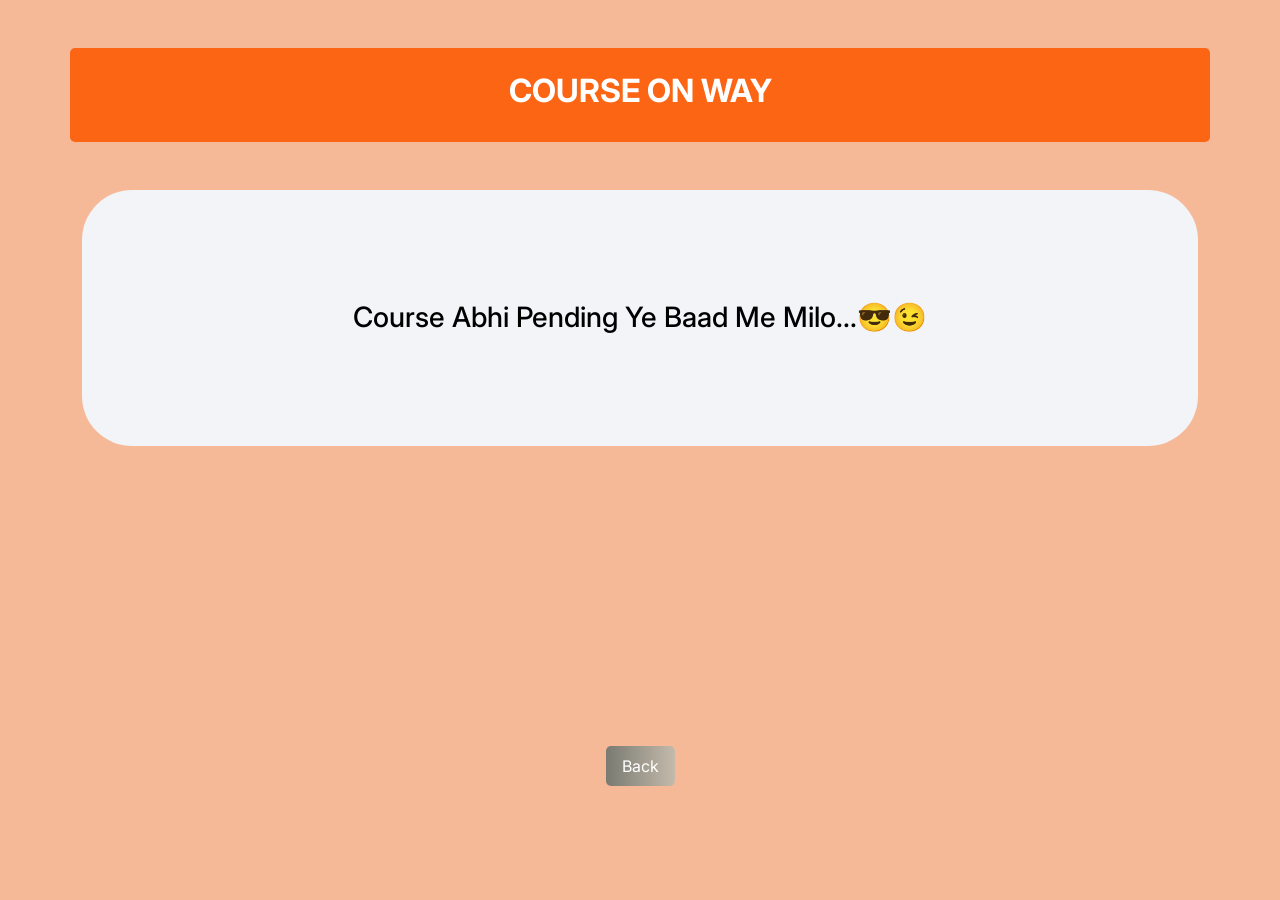
<file: cour.html>
<!DOCTYPE html>
<html lang="en">
<head>
    <meta charset="UTF-8">
    <meta name="viewport" content="width=device-width, initial-scale=1.0">
    <title>course</title>
     <!-- bootstrap -->
   <link href="https://cdn.jsdelivr.net/npm/bootstrap@5.3.3/dist/css/bootstrap.min.css" rel="stylesheet" integrity="sha384-QWTKZyjpPEjISv5WaRU9OFeRpok6YctnYmDr5pNlyT2bRjXh0JMhjY6hW+ALEwIH" crossorigin="anonymous">
   <!-- font-awesome -->
   <link rel="stylesheet" href="https://cdnjs.cloudflare.com/ajax/libs/font-awesome/6.5.2/css/all.min.css">
   <!-- goggle font inter   -->
   <link href="https://fonts.googleapis.com/css2?family=Inter:ital,opsz,wght@0,14..32,100..900;1,14..32,100..900&display=swap" rel="stylesheet">
   <!-- style stylesheet -->
    <style>
          *{
    font-family: "Inter", serif;
    color: black;
}
body{
    
    background-color: #f6b998;
}
h2{
    text-align: center;
    font-weight: 700;
}
.bannerForm button{
    
    background: linear-gradient(to right ,#797a71,#c4baab);
    color: white;
    border-radius: 5px;
    border: none;
} 
.bannerForm a{
    text-decoration: none;
    color: white;
}
.bannerForm{
    margin-top: 300px;
}
nav{
    background-color: #fb6514;
    color: white;
    border-radius: 5px;
    font-weight: 700;

}
    </style>
</head>
<body>
    <header class="container-fluid">
        <div class="container">
            <div class="row mt-5">
                <nav class="text-center p-4"><h2> COURSE ON WAY</h2> </nav>
            </div>
        </div>
    </header>
    <section class="container-fluid">
        <div class="container">
            <h3 class="mt-5 " style="background-color: #F2F4F7; padding: 111px; border-radius: 50px; justify-content: center; text-align: center;">Course Abhi Pending Ye Baad Me Milo...😎😉</h3>
        </div>
    </section>
    <section class="container-fluid">
        <div class="row text-center mb-5 bannerForm">
            <div class="col-12">
                <span class="    ">
              
                    <button   class="py-2 px-3" >  <a href="index.html"> Back </a></button>
              </span>
              </div>
             </div>
       </section>
</body>
</html>
</file>
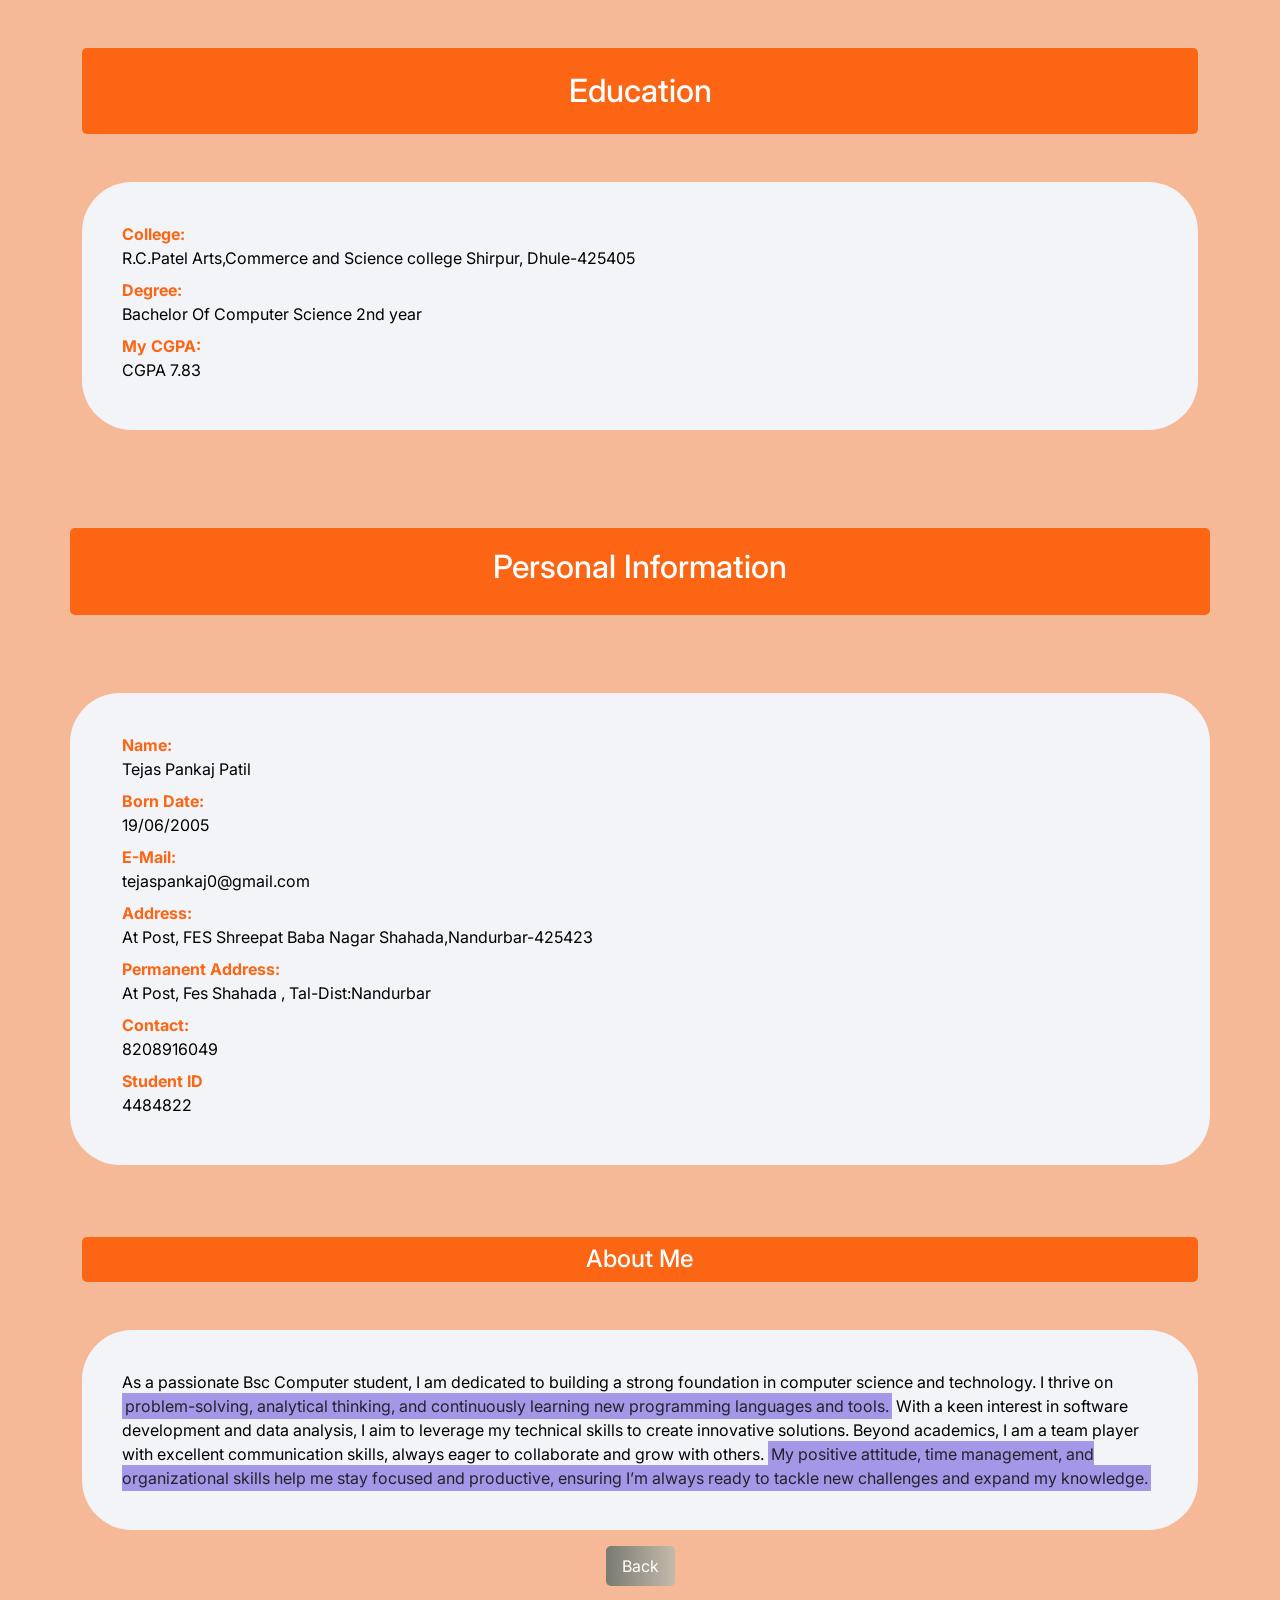
<file: info.html>
<!DOCTYPE html>
<html lang="en">
<head>
    <meta charset="UTF-8">
    <meta name="viewport" content="width=device-width, initial-scale=1.0">
    <title>info</title>
          <!-- bootstrap -->
   <link href="https://cdn.jsdelivr.net/npm/bootstrap@5.3.3/dist/css/bootstrap.min.css" rel="stylesheet" integrity="sha384-QWTKZyjpPEjISv5WaRU9OFeRpok6YctnYmDr5pNlyT2bRjXh0JMhjY6hW+ALEwIH" crossorigin="anonymous">
   <!-- font-awesome -->
   <link rel="stylesheet" href="https://cdnjs.cloudflare.com/ajax/libs/font-awesome/6.5.2/css/all.min.css">
   <!-- goggle font inter   -->
   <link href="https://fonts.googleapis.com/css2?family=Inter:ital,opsz,wght@0,14..32,100..900;1,14..32,100..900&display=swap" rel="stylesheet">
 <style>
     *{
    font-family: "Inter", serif;
    color: black;
}
body{ 
  background-color: #f6b998;
}
.perInfo{
    background-color: #fb6514;
    color: white;
    border-radius: 5px;
    font-weight: bold;
    padding: 20px;
    margin-bottom: 30px;
    margin-top: 50px;
}
.bannerForm button{
    
  background: linear-gradient(to right ,#797a71,#c4baab);
    color: white;
    border-radius: 5px;
    border: none;
} 
.bannerForm a{
    text-decoration: none;
    color: white;
}
.edsec{
    background-color: #F2F4F7;
     
    padding: 40px;
    border-radius: 50px;
}
.edsec dt{
    color: #FB6514;
}
.edsec dd{
    color: black;
}
.persec{
    background-color: #F2F4F7;
     
    padding: 40px;
    border-radius: 50px;
}
.persec dt{
    color: #FB6514;
}
.persec dd{
    color: black;
}
.abtsec mark{
    background-color: #a497e7;
}
 
 </style>
</head>
<body>
   
    <!-- my education  -->
   <section class="container-fluid">
    <div class="container">
      <div class="row">
        <div class="col-12">
          <h2 class="text-center mb-5 mt-5 p-4" style=" background-color: #fb6514; color: white;
           border-radius: 5px ;">Education</h2>
           <div class="edsec"> 
            <dt>College:</dt>
            <dd>R.C.Patel Arts,Commerce and 
              Science college 
             Shirpur, Dhule-425405</dd>
             <dt>Degree:</dt>
             <dd>Bachelor Of Computer 
               Science 2nd year</dd>
               <dt>My CGPA:</dt>
               <dd>CGPA 7.83</dd></div>
             </div>
            </div>
      </div>
    </div>
   </section>
 <!-- personal information  -->
  <section class="container-fluid">
    <div class="container">
      <div class="row mb-5 mt-5"> 
        <div class="col-12 text-center perInfo">
          <h2>Personal Information</h2>
        </div>
      </div>

      <div class="row mt-5 mb-4 persec">
        <dt>Name:</dt>
        <dd>Tejas Pankaj Patil</dd><br>
        <dt>Born Date:</dt>
        <dd>19/06/2005</dd><br>
        <dt>E-Mail:</dt>
        <dd>tejaspankaj0@gmail.com</dd><br>
        <dt>Address:</dt>
        <dd>At Post, FES Shreepat Baba Nagar Shahada,Nandurbar-425423</dd><br>
        <dt>Permanent Address:</dt>
        <dd>At Post, Fes Shahada , Tal-Dist:Nandurbar</dd><br>
        <dt>Contact:</dt>
        <dd>8208916049</dd>
        <dt>Student ID</dt>
        <dd>4484822</dd>
      </div>

    </div>
  </section>
   
   <!-- about me  -->
   <section class="container-fluid">
    <div class="container">
      <div class="row">
        <div class="col-12 abtsec">
          <h4 class="text-center mt-5 mb-5 p-2" style="  background-color: #fb6514; color: white;
           border-radius: 5px ;" >About Me</h4>
      <p style="background-color: #F2F4F7; color: black; padding: 40px; border-radius: 50px;">  As a passionate Bsc Computer student, I am dedicated to building a strong foundation in computer science and technology. I thrive on <mark>  problem-solving, analytical thinking, and continuously learning new programming languages and tools.</mark> With a keen interest in software development and data analysis, I aim to leverage my technical skills to create innovative solutions. Beyond academics, I am a team player with excellent communication skills, always eager to collaborate and grow with others. <mark>  My positive attitude, time management, and organizational skills help me stay focused and productive, ensuring I’m always ready to tackle new challenges and expand my knowledge.</mark></p>
      
        </div>
      </div>
    </div>
   </section>
   <section class="container-fluid">
    <div class="row text-center mb-5 bannerForm">
        <div class="col-12">
            <span class="  mb-3 ">
          
                <button   class="py-2 px-3" >  <a href="index.html"> Back </a></button>
          </span>
          </div>
         </div>
   </section>
</body>
</html>
</file>
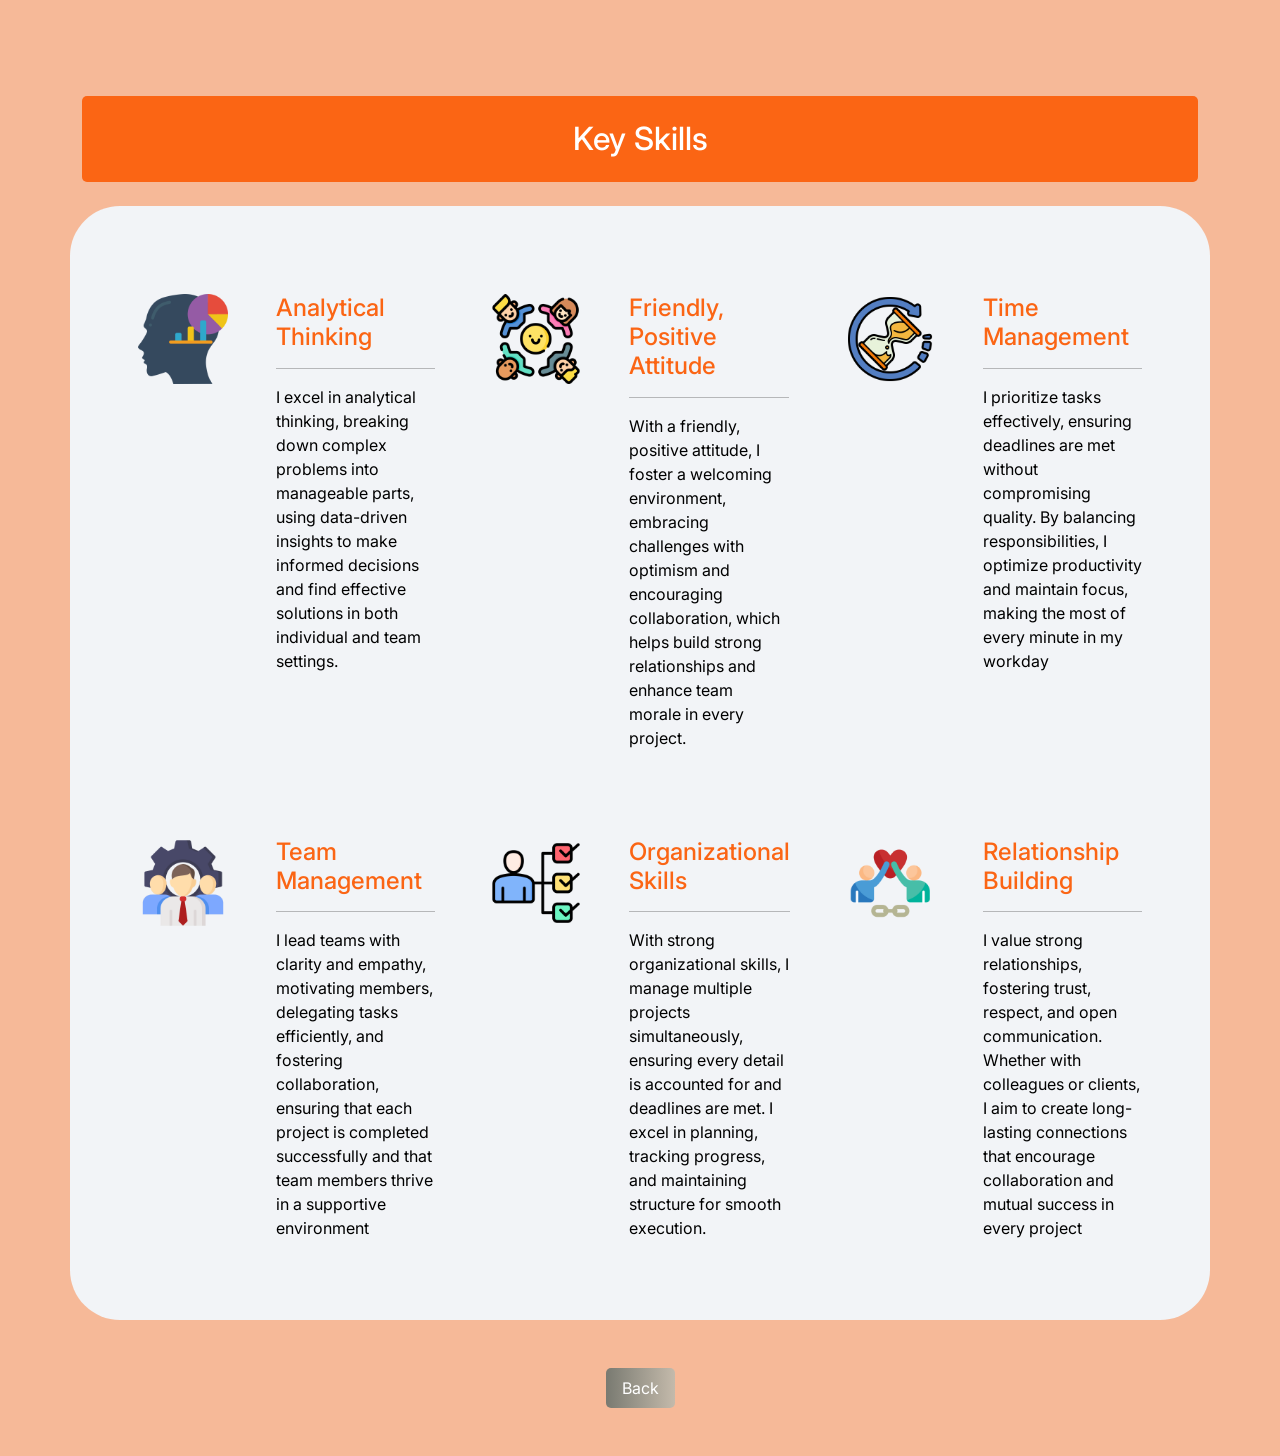
<file: keyskill.html>
<!DOCTYPE html>
<html lang="en">
<head>
    <meta charset="UTF-8">
    <meta name="viewport" content="width=device-width, initial-scale=1.0">
     <!-- bootstrap -->
   <link href="https://cdn.jsdelivr.net/npm/bootstrap@5.3.3/dist/css/bootstrap.min.css" rel="stylesheet" integrity="sha384-QWTKZyjpPEjISv5WaRU9OFeRpok6YctnYmDr5pNlyT2bRjXh0JMhjY6hW+ALEwIH" crossorigin="anonymous">
   <!-- font-awesome -->
   <link rel="stylesheet" href="https://cdnjs.cloudflare.com/ajax/libs/font-awesome/6.5.2/css/all.min.css">
   <!-- goggle font inter   -->
   <link href="https://fonts.googleapis.com/css2?family=Inter:ital,opsz,wght@0,14..32,100..900;1,14..32,100..900&display=swap" rel="stylesheet">
 
    <title>keyskill</title>
    <style>
         *{
    font-family: "Inter", serif;
    color: black;
}
body{
    background-color: #f6b998;
}
.bannerForm button{
    
    background: linear-gradient(to right ,#797a71,#c4baab);
    color: white;
    border-radius: 5px;
    border: none;
} 
.bannerForm a{
    text-decoration: none;
    color: white;
}
.perst{
    background-color: #F2F4F7;
    padding: 40px;
    border-radius: 50px;
}
        
    </style>
</head>
<body>
    <section class="container-fluid">
        <div class="container">
          <div class="row mt-5 mb-5">
            <div class="col-12">
              <h2 class="text-center mb-5 mt-5 p-4" style="  background-color: #fb6514; color: white;
               border-radius: 5px ;">Key Skills</h2>
           
           <div class="row gy-4  perst"> 
              <div class="col-lg-4 col-sm-6 col-12">
                <div class=" p-3 d-flex align-items-start gap-5 highlightsItems">
                   <img src="analytics.png" alt="" width="90px" class="py-2">
                    <div class="py-2">
                        <h4 style="color: #FB6514;" > Analytical Thinking  </h4><hr>
                        <p>I excel in analytical thinking, breaking down complex problems into manageable parts, using data-driven insights to make informed decisions and find effective solutions in both individual and team settings.</p>
                         
                    </div>
                </div>
            </div>
              <div class="col-lg-4 col-sm-6 col-12">
                <div class=" p-3 d-flex align-items-start gap-5 highlightsItems">
                   <img src="friendship.png" alt="" width="90px" class="py-2">
                    <div class="py-2">
                        <h4 style="color: #FB6514;"> Friendly, Positive Attitude   </h4><hr>
                        <p>With a friendly, positive attitude, I foster a welcoming environment, embracing challenges with optimism and encouraging collaboration, which helps build strong relationships and enhance team morale in every project.</p>
                    </div>
                </div>
            </div>
              <div class="col-lg-4 col-sm-6 col-12">
                <div class=" p-3 d-flex align-items-start gap-5 highlightsItems">
                   <img src="time-passing.png" alt="" width="90px" class="py-2">
                    <div class="py-2">
                        <h4  style="color: #FB6514;"> Time Management  </h4><hr>
                        <p>I prioritize tasks effectively, ensuring deadlines are met without compromising quality. By balancing responsibilities, I optimize productivity and maintain focus, making the most of every minute in my workday</p>
                    </div>
                </div>
            </div>
              <div class="col-lg-4 col-sm-6 col-12">
                <div class=" p-3 d-flex align-items-start gap-5 highlightsItems">
                   <img src="management.png" alt="" width="90px" class="py-2">
                    <div class="py-2">
                        <h4  style="color: #FB6514;">Team Management   </h4><hr>
                        <p>I lead teams with clarity and empathy, motivating members, delegating tasks efficiently, and fostering collaboration, ensuring that each project is completed successfully and that team members thrive in a supportive environment</p>
                    </div>
                </div>
            </div>
              <div class="col-lg-4 col-sm-6 col-12">
                <div class=" p-3 d-flex align-items-start gap-5 highlightsItems">
                   <img src="skill.png" alt="" width="90px" class="py-2">
                    <div class="py-2">
                        <h4  style="color: #FB6514;"> Organizational Skills   </h4><hr>
                        <p>With strong organizational skills, I manage multiple projects simultaneously, ensuring every detail is accounted for and deadlines are met. I excel in planning, tracking progress, and maintaining structure for smooth execution.</p>
                    </div>
                </div>
            </div>
              <div class="col-lg-4 col-sm-6 col-12">
                <div class=" p-3 d-flex align-items-start gap-5 highlightsItems">
                   <img src="relationship-building.png" alt="" width="90px" class="py-2">
                    <div class="py-2">
                        <h4  style="color: #FB6514;"> Relationship Building   </h4><hr>
                        <p>I value strong relationships, fostering trust, respect, and open communication. Whether with colleagues or clients, I aim to create long-lasting connections that encourage collaboration and mutual success in every project</p>
                    </div>
                </div>
            </div>
          </div>
              
                 
            </div>
          </div>
         </div>
      </section>
      <section class="container-fluid">
        <div class="row text-center mb-5 bannerForm">
            <div class="col-12">
                <span class="  mb-3 ">
              
                    <button   class="py-2 px-3" >  <a href="index.html"> Back </a></button>
              </span>
              </div>
             </div>
       </section>
</body>
</html>
</file>
